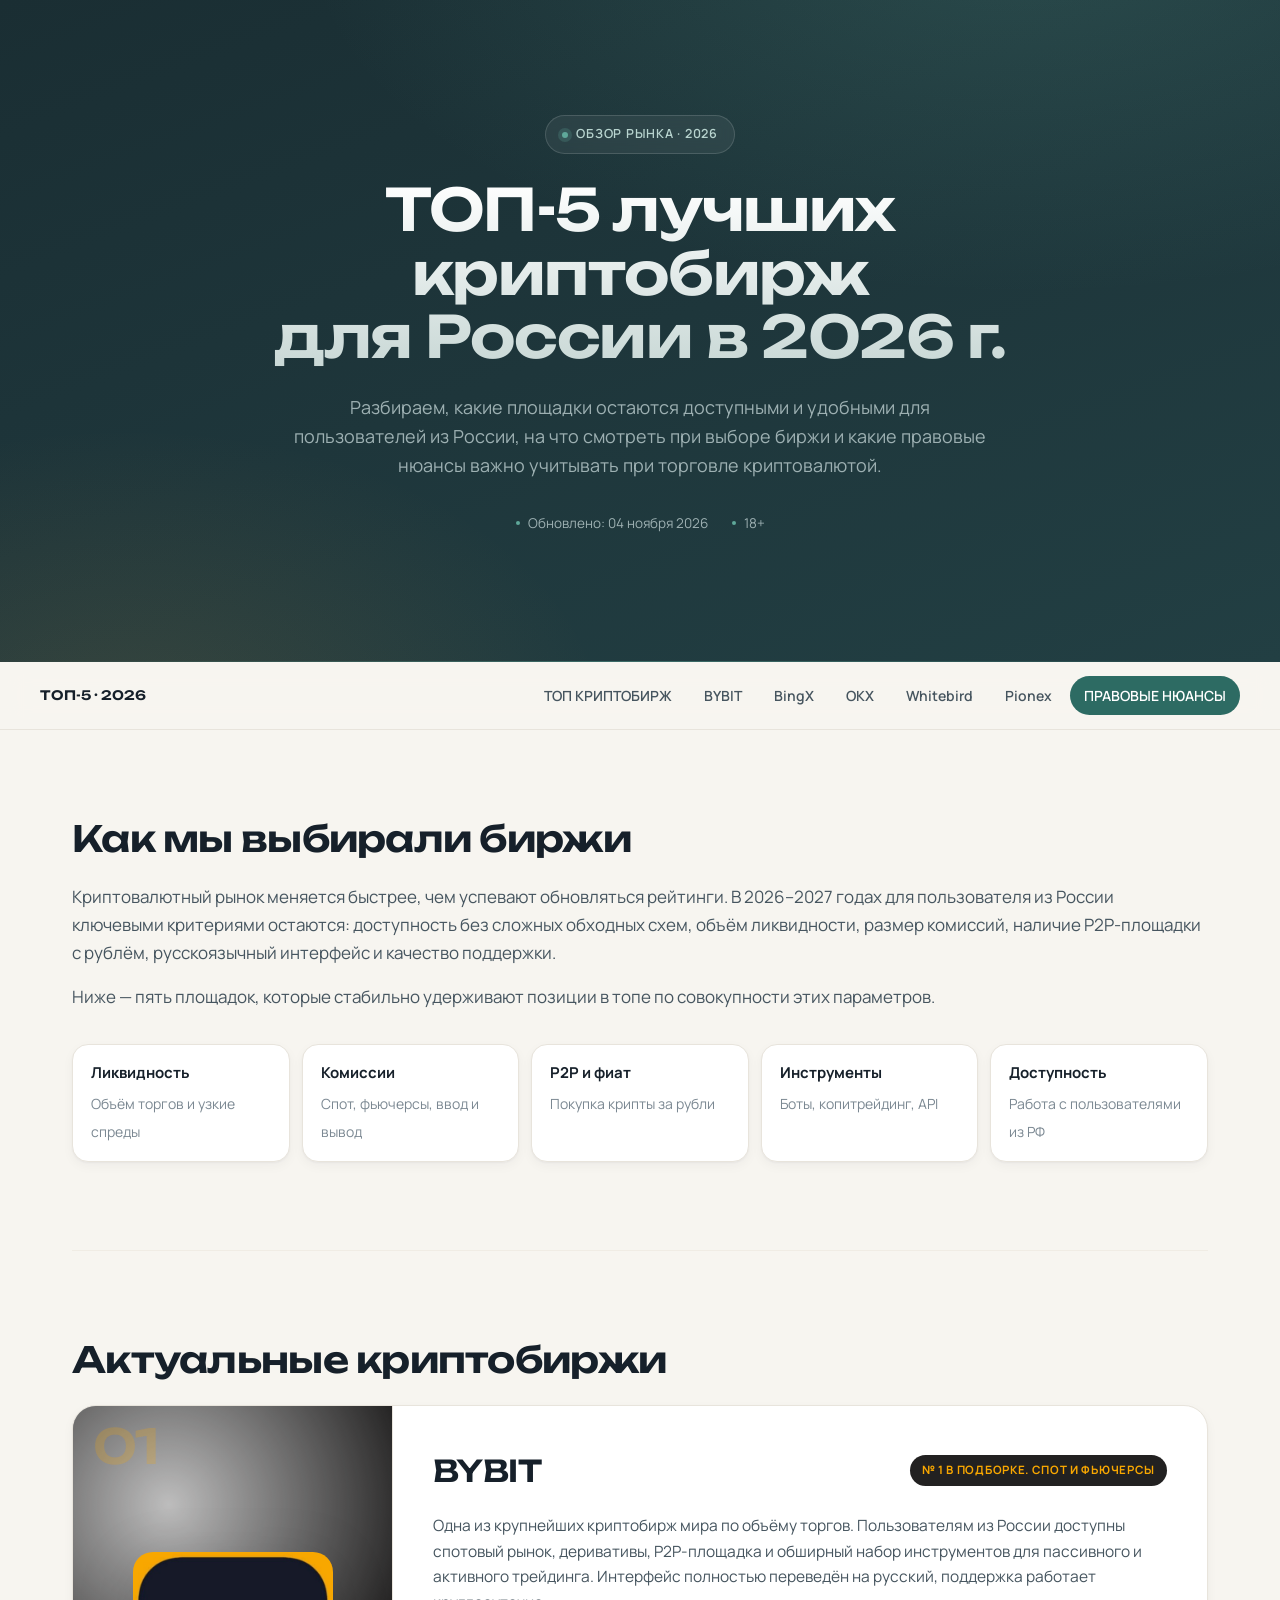
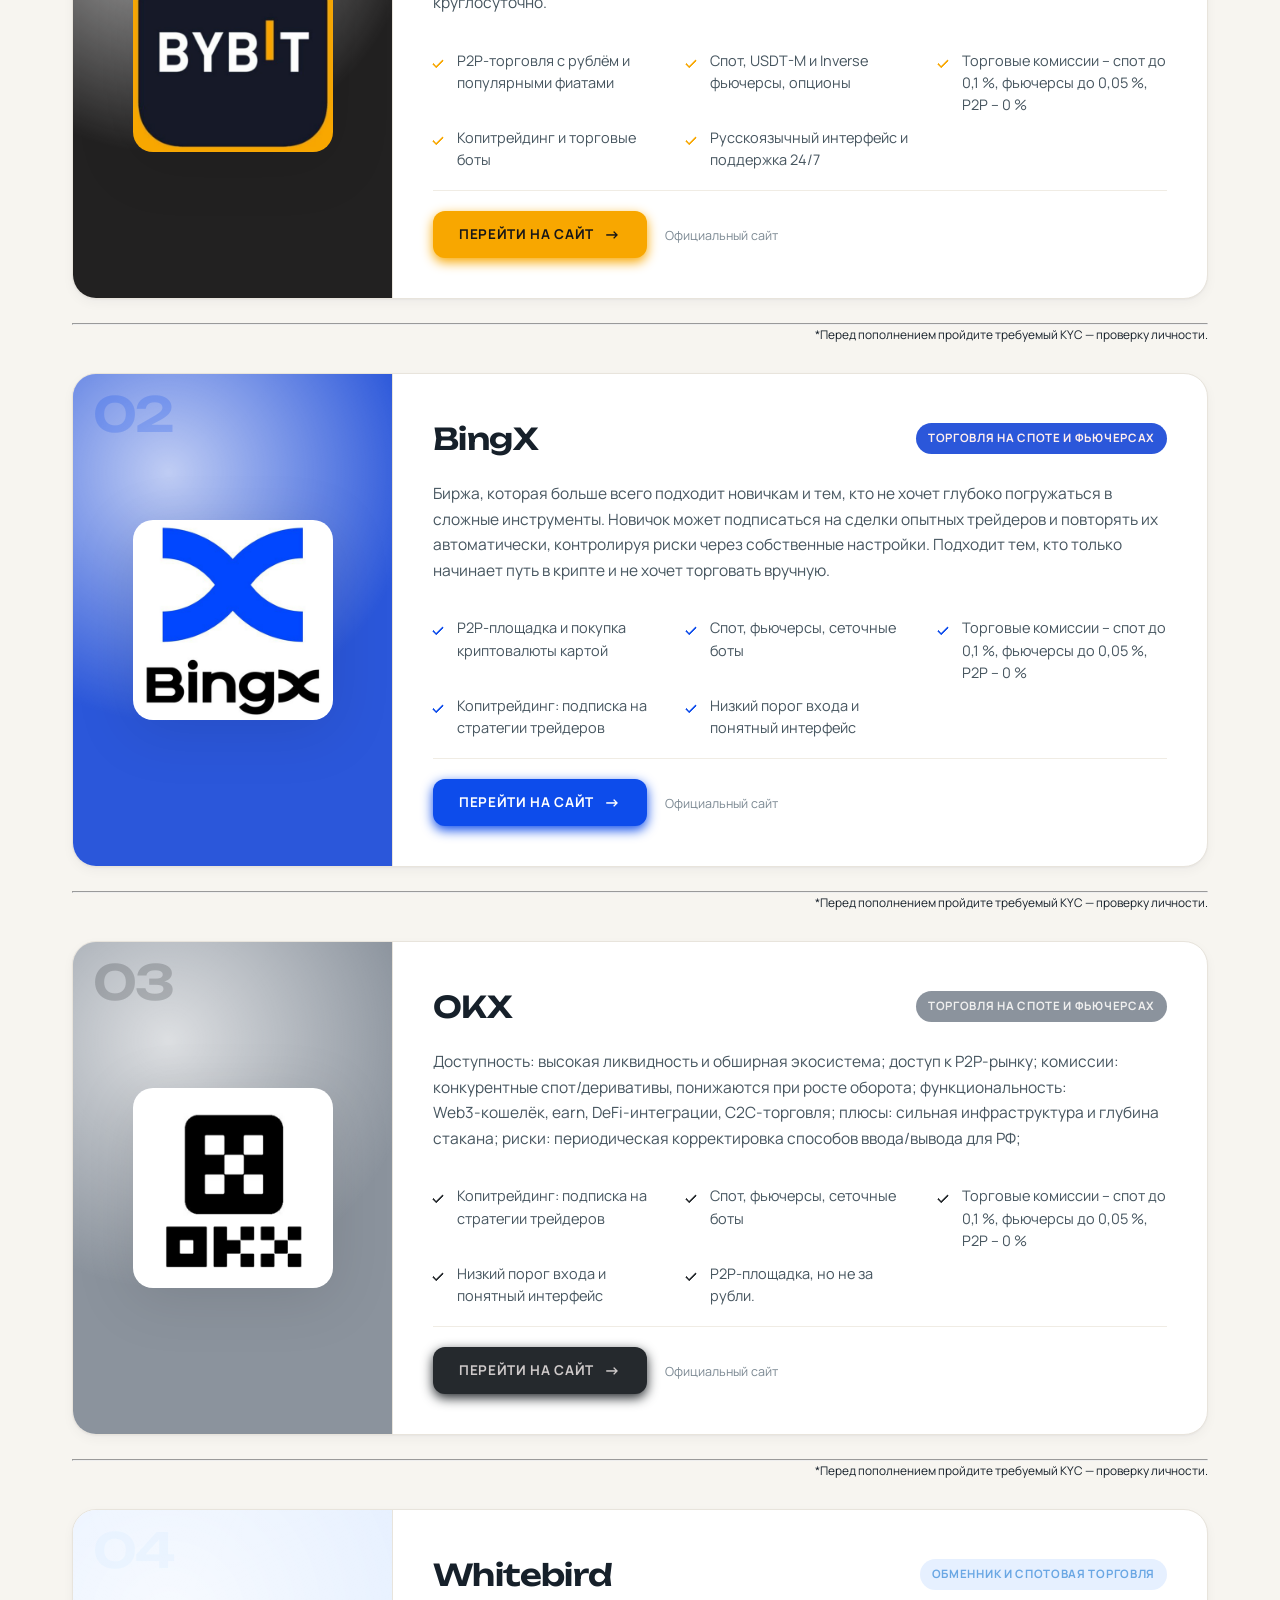
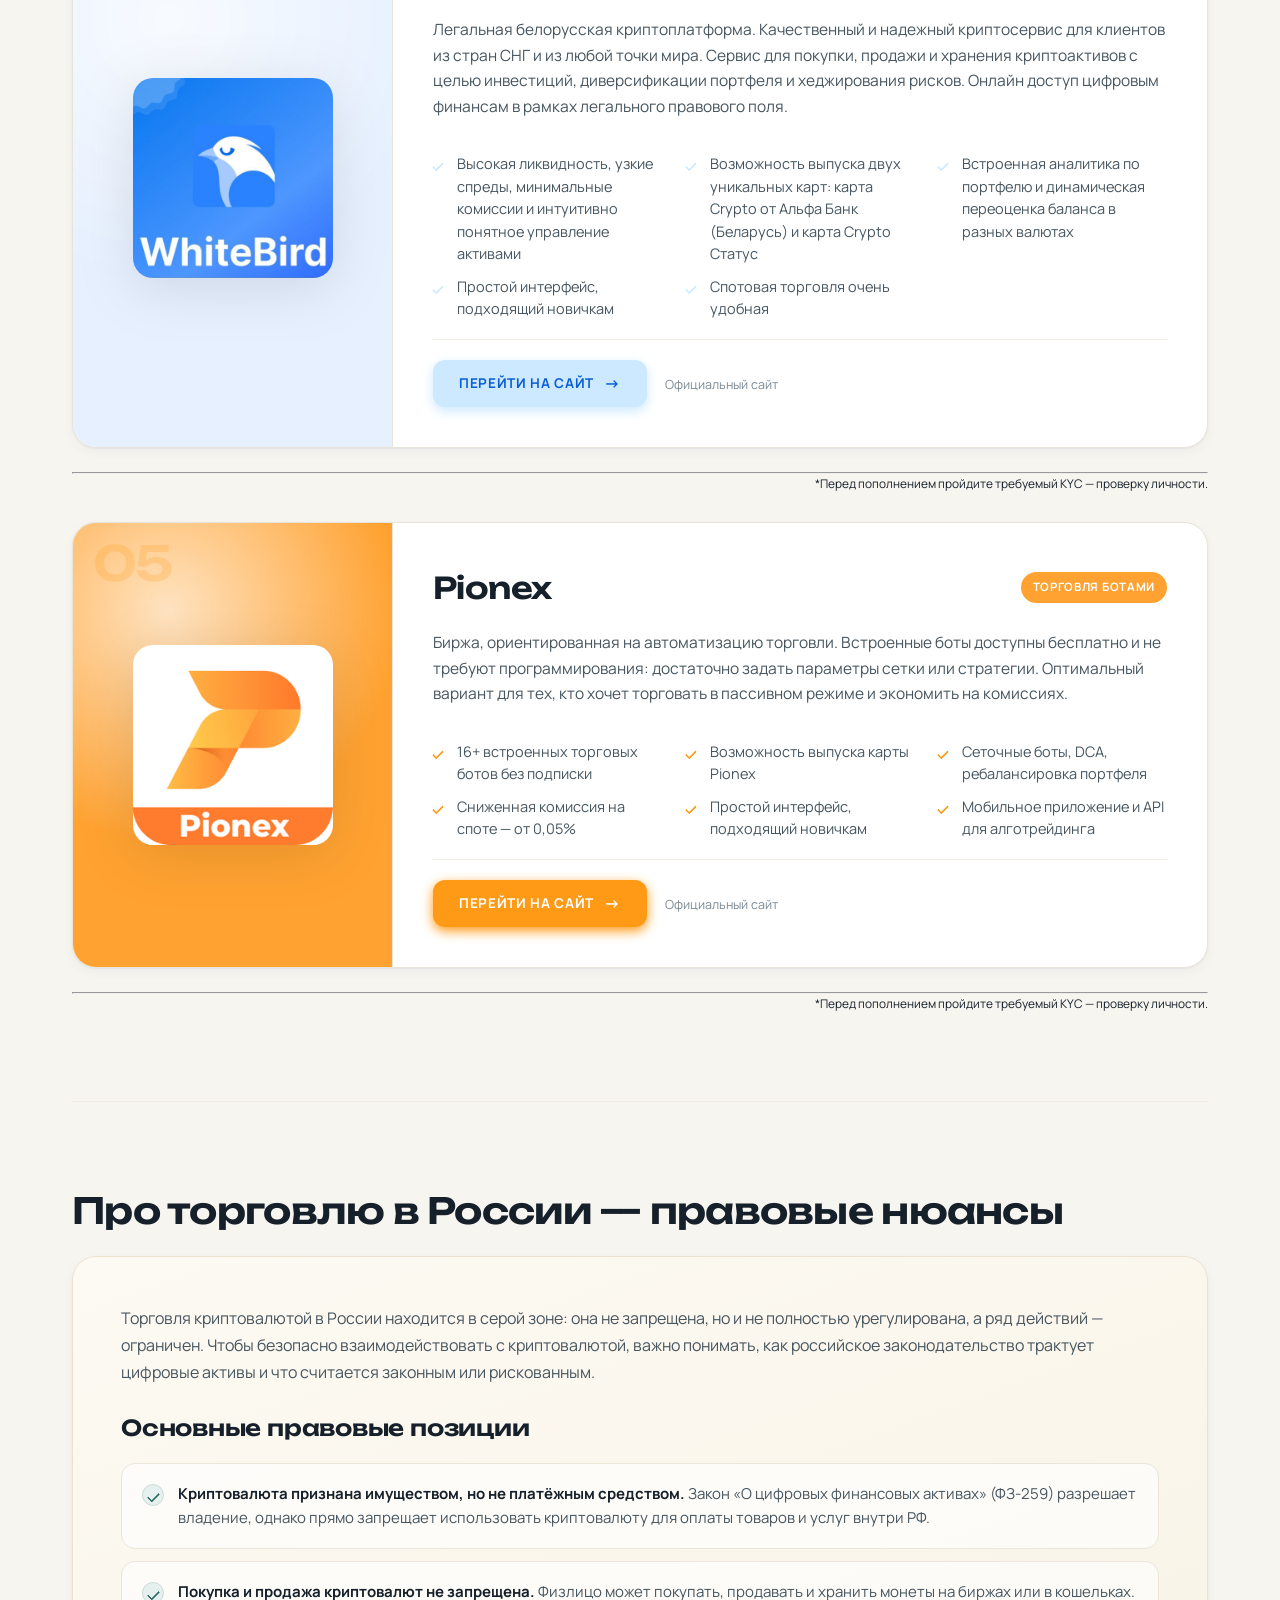
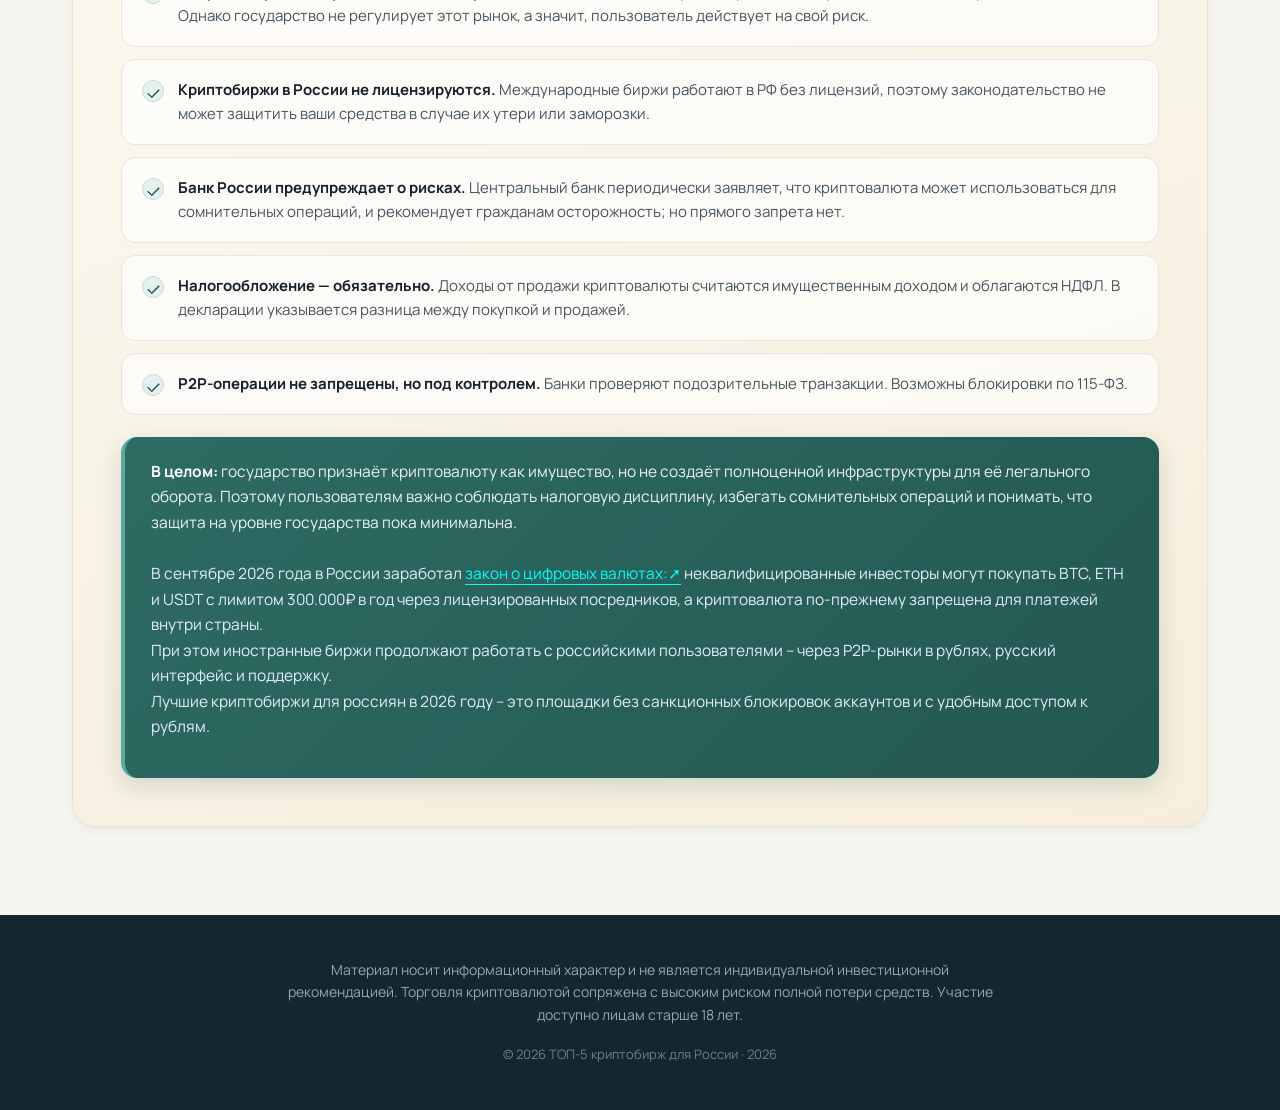
<file: index.html>
<!DOCTYPE html>
<html lang="ru">
  <head>
    <meta charset="UTF-8" />
    <meta
      name="viewport"
      content="width=device-width, initial-scale=1, viewport-fit=cover"
    />
    <meta name="theme-color" content="#1a2e33" />

    <!-- ======================= БАЗОВЫЕ SEO-МЕТАТЕГИ ======================= -->
    <title>ТОП-5 лучших криптобирж для России в 2026г.</title>
    <meta
      name="description"
      content="Обзор актуальных криптобирж для пользователей из России в 2026–2027 годах: BYBIT, BingX, OKX, Whitebird, Pionex. Условия, комиссии, возможности и правовые нюансы торговли криптовалютой в РФ."
    />
    <meta
      name="keywords"
      content="криптобиржи для России, BYBIT для россиян, BingX, OKX, Whitebird, Pionex, P2P криптовалюта рубли, торговля криптовалютой в России, правовые нюансы криптовалют, рейтинг криптобирж, лучшие криптобиржи, ТОП криптобирж в России, актуальные криптобиржи в России, купить USDT, купить биткоин в России, BTC, USDT, ETH, Лучшие криптобиржи, которые работают в России"
    />
    <meta name="author" content="akezhev" />

    <link rel="canonical" href="https://akezhev.github.io/Crypto-Review/" />

    <!-- ======================== Яндекс =============================== -->
    <meta name="yandex-verification" content="218ecb6cb4e6238c" />

    <!-- ======================= ИНДЕКСАЦИЯ ======================= -->
    <meta
      name="robots"
      content="index, follow, max-snippet:-1, max-image-preview:large, max-video-preview:-1"
    />
    <meta name="googlebot" content="index, follow" />
    <meta name="yandex" content="index, follow" />

    <!-- ======================= OPEN GRAPH ======================= -->
    <meta property="og:type" content="article" />
    <meta
      property="og:title"
      content="ТОП-5 лучших криптобирж для России в 2026–2027 гг."
    />
    <meta
      property="og:description"
      content="BYBIT, BingX, OKX, Whitebird, Pionex — обзор актуальных криптобирж и правовые нюансы торговли криптовалютой в России."
    />
    <meta
      property="og:url"
      content="https://akezhev.github.io/Crypto-Review/"
    />
    <meta
      property="og:image"
      content="https://akezhev.github.io/Crypto-Review/images/og-preview.png"
    />
    <meta property="og:image:type" content="image/png" />
    <meta property="og:image:width" content="1200" />
    <meta property="og:image:height" content="630" />
    <meta
      property="og:image:alt"
      content="ТОП-5 криптобирж для России в 2026–2027 гг."
    />
    <meta property="og:locale" content="ru_RU" />
    <meta property="og:site_name" content="ТОП-5 криптобирж · 2026–2027" />
    <meta
      property="article:published_time"
      content="2026-10-30T08:00:00+03:00"
    />
    <meta
      property="article:modified_time"
      content="2026-11-04T08:00:00+03:00"
    />
    <meta property="article:author" content="akezhev" />
    <meta property="article:section" content="Криптовалюты" />

    <!-- ======================= TWITTER / X CARDS ======================= -->
    <meta name="twitter:card" content="summary_large_image" />
    <meta
      name="twitter:title"
      content="ТОП-5 лучших криптобирж для России в 2026–2027 гг."
    />
    <meta
      name="twitter:description"
      content="BYBIT, BingX, OKX, Whitebird, Pionex — обзор актуальных криптобирж и правовые нюансы торговли криптовалютой в России."
    />
    <meta
      name="twitter:image"
      content="https://akezhev.github.io/Crypto-Review/images/og-preview.png"
    />
    <meta
      name="twitter:image:alt"
      content="ТОП-5 криптобирж для России в 2026–2027 гг."
    />

    <!-- ======================= МИКРОРАЗМЕТКА SCHEMA.ORG ======================= -->
    <script type="application/ld+json">
      {
        "@context": "https://schema.org",
        "@type": "Article",
        "headline": "ТОП-5 лучших криптобирж для России в 2026–2027 гг.",
        "description": "Обзор актуальных криптобирж для пользователей из России: BYBIT, BingX, OKX, Whitebird, Pionex. Правовые нюансы торговли криптовалютой.",
        "image": [
          "https://akezhev.github.io/Crypto-Review/images/og-preview.png"
        ],
        "author": {
          "@type": "Person",
          "name": "akezhev",
          "url": "https://akezhev.github.io/Crypto-Review/"
        },
        "publisher": {
          "@type": "Organization",
          "name": "ТОП-5 криптобирж · 2026–2027",
          "logo": {
            "@type": "ImageObject",
            "url": "https://akezhev.github.io/Crypto-Review/images/logo.png"
          }
        },
        "datePublished": "2026-10-30",
        "dateModified": "2026-11-04",
        "inLanguage": "ru",
        "articleSection": "Криптовалюты",
        "keywords": "криптобиржи для России, BYBIT, BingX, OKX, Whitebird, Pionex, P2P, правовые нюансы"
      }
    </script>

    <!-- ======================= ШРИФТЫ И СТИЛИ ======================= -->
    <link rel="preconnect" href="https://fonts.googleapis.com" />
    <link rel="preconnect" href="https://fonts.gstatic.com" crossorigin />
    <link
      href="https://fonts.googleapis.com/css2?family=Manrope:wght@400;500;600;700;800&family=Unbounded:wght@500;600;700&display=swap"
      rel="stylesheet"
    />

    <!-- ======================= базовые стили ====================== -->
    <link rel="stylesheet" href="style.css" />
    <link rel="stylesheet" href="standarts.css" />

    <!-- ======================== icon/favicon ====================== -->
    <link rel="icon" type="image/png" sizes="32x32" href="images/logo.png" />
    <link rel="icon" type="image/png" sizes="192x192" href="images/logo.png" />
    <link rel="apple-touch-icon" sizes="180x180" href="images/logo.png" />
  </head>
  <body>
    <div class="progress" id="progress" aria-hidden="true"></div>

    <!-- ================= HERO ================= -->
    <header class="hero">
      <div class="container hero__inner">
        <span class="badge">Обзор рынка · 2026</span>

        <h1 class="hero__title">
          ТОП-5 лучших криптобирж<br />
          для России в 2026&nbsp;г.
        </h1>

        <p class="hero__lead">
          Разбираем, какие площадки остаются доступными и удобными для
          пользователей из России, на что смотреть при выборе биржи и какие
          правовые нюансы важно учитывать при торговле криптовалютой.
        </p>

        <ul class="hero__meta">
          <li>Обновлено: 04 ноября 2026</li>
          <li>18+</li>
        </ul>
      </div>
    </header>

    <!-- ================= NAV ================= -->
    <nav class="topnav" aria-label="Навигация по статье">
      <div class="container topnav__inner">
        <span class="topnav__title">ТОП-5 · 2026</span>
        <ul class="topnav__list">
          <li><a href="#intro">ТОП КРИПТОБИРЖ</a></li>
          <li><a href="#bybit">BYBIT</a></li>
          <li><a href="#bingx">BingX</a></li>
          <li><a href="#okx">OKX</a></li>
          <li><a href="#whitebird">Whitebird</a></li>
          <li><a href="#pionex">Pionex</a></li>
          <li><a href="#legal">ПРАВОВЫЕ НЮАНСЫ</a></li>
        </ul>
      </div>
    </nav>

    <!-- ================= MAIN ================= -->
    <main>
      <div class="container">
        <!-- INTRO -->
        <section id="intro" class="section reveal">
          <h2 class="section__title">Как мы выбирали биржи</h2>
          <p>
            Криптовалютный рынок меняется быстрее, чем успевают обновляться
            рейтинги. В 2026–2027 годах для пользователя из России ключевыми
            критериями остаются: доступность без сложных обходных схем, объём
            ликвидности, размер комиссий, наличие P2P-площадки с рублём,
            русскоязычный интерфейс и качество поддержки.
          </p>
          <p>
            Ниже — пять площадок, которые стабильно удерживают позиции в топе по
            совокупности этих параметров.
          </p>

          <ul class="criteria">
            <li>
              <strong>Ликвидность</strong
              ><span>Объём торгов и узкие спреды</span>
            </li>
            <li>
              <strong>Комиссии</strong><span>Спот, фьючерсы, ввод и вывод</span>
            </li>
            <li>
              <strong>P2P и фиат</strong><span>Покупка крипты за рубли</span>
            </li>
            <li>
              <strong>Инструменты</strong><span>Боты, копитрейдинг, API</span>
            </li>
            <li>
              <strong>Доступность</strong
              ><span>Работа с пользователями из РФ</span>
            </li>
          </ul>
        </section>

        <!-- EXCHANGES -->
        <section class="section" id="exchanges">
          <h2 class="section__title">Актуальные криптобиржи</h2>

          <!-- BYBIT -->
          <article
            class="exchange reveal"
            id="bybit"
            style="
              --brand: #f8a700;
              --brand-soft: #222121;
              --brand-ink: #f8a700;
              --btn-text: #161617;
            "
          >
            <div class="exchange__media">
              <span class="exchange__num" aria-hidden="true">01</span>
              <img
                src="images/bybit.png"
                alt="Логотип криптобиржи BYBIT"
                loading="lazy"
                width="480"
                height="480"
              />
              <span class="exchange__placeholder" aria-hidden="true"
                >BYBIT</span
              >
            </div>

            <div class="exchange__body">
              <div class="exchange__head">
                <h3 class="exchange__title">BYBIT</h3>
                <span class="tag">№ 1 в подборке. Спот и фьючерсы</span>
              </div>

              <p class="exchange__desc">
                Одна из крупнейших криптобирж мира по объёму торгов.
                Пользователям из России доступны спотовый рынок, деривативы,
                P2P-площадка и обширный набор инструментов для пассивного и
                активного трейдинга. Интерфейс полностью переведён на русский,
                поддержка работает круглосуточно.
              </p>

              <ul class="features">
                <li>P2P-торговля с рублём и популярными фиатами</li>
                <li>Спот, USDT-M и Inverse фьючерсы, опционы</li>
                <li>
                  Торговые комиссии – спот до 0,1 %, фьючерсы до 0,05 %, P2P – 0
                  %
                </li>
                <li>Копитрейдинг и торговые боты</li>
                <li>Русскоязычный интерфейс и поддержка 24/7</li>
              </ul>

              <div class="exchange__footer">
                <a
                  class="btn"
                  href="https://www.bybit.com/invite?ref=460JR2&medium=referral&utm_campaign=evergreen&share_to=link"
                  data-ref="bybit"
                  target="_blank"
                  rel="noopener noreferrer nofollow sponsored"
                >
                  Перейти на сайт
                </a>
                <a
                  class="link_offical_site"
                  href="https://www.bybit.com/invite?ref=460JR2&medium=referral&utm_campaign=evergreen&share_to=link"
                  data-ref="bybit"
                  target="_blank"
                  rel="noopener noreferrer nofollow sponsored"
                  ><span class="note">Официальный сайт</span></a
                >
              </div>
            </div>
          </article>
          <hr />
          <div style="text-align: right; font-size: 0.7em">
            <span
              >*Перед пополнением пройдите требуемый KYC — проверку
              личности.</span
            >
          </div>
          <br />

          <!-- BingX -->
          <article
            class="exchange reveal"
            id="bingx"
            style="
              --brand: #0d4ceb;
              --brand-soft: #2b57da;
              --brand-ink: #ffeeee;
              --btn-text: #ffffff;
            "
          >
            <div class="exchange__media">
              <span class="exchange__num" aria-hidden="true">02</span>
              <img
                src="images/bingx.png"
                alt="Логотип криптобиржи BingX"
                loading="lazy"
                width="480"
                height="480"
              />
              <span class="exchange__placeholder" aria-hidden="true"
                >BingX</span
              >
            </div>

            <div class="exchange__body">
              <div class="exchange__head">
                <h3 class="exchange__title">BingX</h3>
                <span class="tag">Торговля на споте и фьючерсах</span>
              </div>

              <p class="exchange__desc">
                Биржа, которая больше всего подходит новичкам и тем, кто не
                хочет глубоко погружаться в сложные инструменты. Новичок может
                подписаться на сделки опытных трейдеров и повторять их
                автоматически, контролируя риски через собственные настройки.
                Подходит тем, кто только начинает путь в крипте и не хочет
                торговать вручную.
              </p>

              <ul class="features">
                <li>P2P-площадка и покупка криптовалюты картой</li>
                <li>Спот, фьючерсы, сеточные боты</li>
                <li>
                  Торговые комиссии – спот до 0,1 %, фьючерсы до 0,05 %, P2P – 0
                  %
                </li>
                <li>Копитрейдинг: подписка на стратегии трейдеров</li>
                <li>Низкий порог входа и понятный интерфейс</li>
              </ul>

              <div class="exchange__footer">
                <a
                  class="btn"
                  href="https://bingxdao.com/invite/PMY2YU/"
                  data-ref="bingx"
                  target="_blank"
                  rel="noopener noreferrer nofollow sponsored"
                >
                  Перейти на сайт
                </a>
                <a
                  class="link_offical_site"
                  href="https://bingxdao.com/invite/PMY2YU/"
                  data-ref="bingx"
                  target="_blank"
                  rel="noopener noreferrer nofollow sponsored"
                  ><span class="note">Официальный сайт</span></a
                >
              </div>
            </div>
          </article>
          <hr />
          <div style="text-align: right; font-size: 0.7em">
            <span
              >*Перед пополнением пройдите требуемый KYC — проверку
              личности.</span
            >
          </div>
          <br />

          <!-- OKX -->
          <article
            class="exchange reveal"
            id="okx"
            style="
              --brand: #25292d;
              --brand-soft: #8b939d;
              --brand-ink: #efefef;
              --btn-text: #cfcaca;
            "
          >
            <div class="exchange__media">
              <span class="exchange__num" aria-hidden="true">03</span>
              <img
                src="images/okx.png"
                alt="Логотип криптобиржи OKX"
                loading="lazy"
                width="480"
                height="480"
              />
              <span class="exchange__placeholder" aria-hidden="true">OKX</span>
            </div>

            <div class="exchange__body">
              <div class="exchange__head">
                <h3 class="exchange__title">OKX</h3>
                <span class="tag">Торговля на споте и фьючерсах</span>
              </div>

              <p class="exchange__desc">
                Доступность: высокая ликвидность и обширная экосистема; доступ к
                P2P‑рынку; комиссии: конкурентные спот/деривативы, понижаются
                при росте оборота; функциональность: Web3‑кошелёк, earn,
                DeFi‑интеграции, C2C‑торговля; плюсы: сильная инфраструктура и
                глубина стакана; риски: периодическая корректировка способов
                ввода/вывода для РФ;
              </p>

              <ul class="features">
                <li>Копитрейдинг: подписка на стратегии трейдеров</li>
                <li>Спот, фьючерсы, сеточные боты</li>
                <li>
                  Торговые комиссии – спот до 0,1 %, фьючерсы до 0,05 %, P2P – 0
                  %
                </li>
                <li>Низкий порог входа и понятный интерфейс</li>
                <li>P2P-площадка, но не за рубли.</li>
              </ul>

              <div class="exchange__footer">
                <a
                  class="btn"
                  href="https://www.okx.com/ru/download?pageSource=referral&channelId=vcrypto&first_ref=cryptop.online&deeplink=okx%3A%2F%2Fminiapp%3Fappid%3Dreferral%26pageurl%3D%252Freferral%252Fhome%26dragToDismiss%3D1%26requireauth%3D1%26openMiniProgramStyle%3D1"
                  data-ref="okx"
                  target="_blank"
                  rel="noopener noreferrer nofollow sponsored"
                >
                  Перейти на сайт
                </a>
                <a
                  class="link_offical_site"
                  href="https://www.okx.com/ru/download?pageSource=referral&channelId=vcrypto&first_ref=cryptop.online&deeplink=okx%3A%2F%2Fminiapp%3Fappid%3Dreferral%26pageurl%3D%252Freferral%252Fhome%26dragToDismiss%3D1%26requireauth%3D1%26openMiniProgramStyle%3D1"
                  data-ref="okx"
                  target="_blank"
                  rel="noopener noreferrer nofollow sponsored"
                  ><span class="note">Официальный сайт</span></a
                >
              </div>
            </div>
          </article>
          <hr />
          <div style="text-align: right; font-size: 0.7em">
            <span
              >*Перед пополнением пройдите требуемый KYC — проверку
              личности.</span
            >
          </div>
          <br />

          <!-- Whitebird -->
          <article
            class="exchange reveal"
            id="whitebird"
            style="
              --brand: #cde9ff;
              --brand-soft: #e6f0ff;
              --brand-ink: #6aa7e4;
              --btn-text: #095ed5;
            "
          >
            <div class="exchange__media">
              <span class="exchange__num" aria-hidden="true">04</span>
              <img
                src="images/whitebird.png"
                alt="Логотип криптобиржи Whitebird"
                loading="lazy"
                width="480"
                height="480"
              />
              <span class="exchange__placeholder" aria-hidden="true"
                >Whitebird</span
              >
            </div>

            <div class="exchange__body">
              <div class="exchange__head">
                <h3 class="exchange__title">Whitebird</h3>
                <span class="tag">Обменник и спотовая торговля</span>
              </div>

              <p class="exchange__desc">
                Легальная белорусская криптоплатформа. Качественный и надежный
                криптосервис для клиентов из стран СНГ и из любой точки мира.
                Сервис для покупки, продажи и хранения криптоактивов c целью
                инвестиций, диверсификации портфеля и хеджирования рисков.
                Онлайн доступ цифровым финансам в рамках легального правового
                поля.
              </p>

              <ul class="features">
                <li>
                  Высокая ликвидность, узкие спреды, минимальные комиссии и
                  интуитивно понятное управление активами
                </li>
                <li>
                  Возможность выпуска двух уникальных карт: карта Crypto от
                  Альфа Банк (Беларусь) и карта Crypto Статус
                </li>
                <li>
                  Встроенная аналитика по портфелю и динамическая переоценка
                  баланса в разных валютах
                </li>
                <li>Простой интерфейс, подходящий новичкам</li>
                <li>Спотовая торговля очень удобная</li>
              </ul>

              <div class="exchange__footer">
                <a
                  class="btn"
                  href="https://whitebird.io/signup?refid=DoiV8rdtBWJiGQ"
                  data-ref="whitebird"
                  target="_blank"
                  rel="noopener noreferrer nofollow sponsored"
                >
                  Перейти на сайт
                </a>
                <a
                  class="link_offical_site"
                  href="https://whitebird.io/signup?refid=DoiV8rdtBWJiGQ"
                  data-ref="whitebird"
                  target="_blank"
                  rel="noopener noreferrer nofollow sponsored"
                  ><span class="note">Официальный сайт</span></a
                >
              </div>
            </div>
          </article>
          <hr />
          <div style="text-align: right; font-size: 0.7em">
            <span
              >*Перед пополнением пройдите требуемый KYC — проверку
              личности.</span
            >
          </div>
          <br />

          <!-- Pionex -->
          <article
            class="exchange reveal"
            id="pionex"
            style="
              --brand: #ff9a16;
              --brand-soft: #ffa231;
              --brand-ink: #ffffff;
              --btn-text: #ffffff;
            "
          >
            <div class="exchange__media">
              <span class="exchange__num" aria-hidden="true">05</span>
              <img
                src="images/pionex.png"
                alt="Логотип криптобиржи Pionex"
                loading="lazy"
                width="480"
                height="480"
              />
              <span class="exchange__placeholder" aria-hidden="true"
                >Pionex</span
              >
            </div>

            <div class="exchange__body">
              <div class="exchange__head">
                <h3 class="exchange__title">Pionex</h3>
                <span class="tag">Торговля ботами</span>
              </div>

              <p class="exchange__desc">
                Биржа, ориентированная на автоматизацию торговли. Встроенные
                боты доступны бесплатно и не требуют программирования:
                достаточно задать параметры сетки или стратегии. Оптимальный
                вариант для тех, кто хочет торговать в пассивном режиме и
                экономить на комиссиях.
              </p>

              <ul class="features">
                <li>16+ встроенных торговых ботов без подписки</li>
                <li>Возможность выпуска карты Pionex</li>
                <li>Сеточные боты, DCA, ребалансировка портфеля</li>
                <li>Сниженная комиссия на споте — от 0,05%</li>
                <li>Простой интерфейс, подходящий новичкам</li>
                <li>Мобильное приложение и API для алготрейдинга</li>
              </ul>

              <div class="exchange__footer">
                <a
                  class="btn"
                  href="https://accounts.pionex.com/ru/signUp?r=08uCq3BCqWP"
                  data-ref="pionex"
                  target="_blank"
                  rel="noopener noreferrer nofollow sponsored"
                >
                  Перейти на сайт
                </a>
                <a
                  class="link_offical_site"
                  href="https://accounts.pionex.com/ru/signUp?r=08uCq3BCqWP"
                  data-ref="pionex"
                  target="_blank"
                  rel="noopener noreferrer nofollow sponsored"
                  ><span class="note">Официальный сайт</span></a
                >
              </div>
            </div>
          </article>
          <hr />
          <div style="text-align: right; font-size: 0.7em">
            <span
              >*Перед пополнением пройдите требуемый KYC — проверку
              личности.</span
            >
          </div>
        </section>

        <!-- LEGAL -->
        <section class="section reveal" id="legal">
          <h2 class="section__title">
            Про торговлю в России — правовые нюансы
          </h2>

          <div class="legal-box">
            <p class="legal__intro">
              Торговля криптовалютой в России находится в серой зоне: она не
              запрещена, но и не полностью урегулирована, а ряд действий —
              ограничен. Чтобы безопасно взаимодействовать с криптовалютой,
              важно понимать, как российское законодательство трактует цифровые
              активы и что считается законным или рискованным.
            </p>

            <h3 class="legal__subtitle">Основные правовые позиции</h3>

            <ul class="legal__list">
              <li>
                <strong
                  >Криптовалюта признана имуществом, но не платёжным
                  средством.</strong
                >
                Закон «О цифровых финансовых активах» (ФЗ-259) разрешает
                владение, однако прямо запрещает использовать криптовалюту для
                оплаты товаров и услуг внутри РФ.
              </li>
              <li>
                <strong>Покупка и продажа криптовалют не запрещена.</strong>
                Физлицо может покупать, продавать и хранить монеты на биржах или
                в кошельках. Однако государство не регулирует этот рынок, а
                значит, пользователь действует на свой риск.
              </li>
              <li>
                <strong>Криптобиржи в России не лицензируются.</strong>
                Международные биржи работают в РФ без лицензий, поэтому
                законодательство не может защитить ваши средства в случае их
                утери или заморозки.
              </li>
              <li>
                <strong>Банк России предупреждает о рисках.</strong>
                Центральный банк периодически заявляет, что криптовалюта может
                использоваться для сомнительных операций, и рекомендует
                гражданам осторожность; но прямого запрета нет.
              </li>
              <li>
                <strong>Налогообложение — обязательно.</strong>
                Доходы от продажи криптовалюты считаются имущественным доходом и
                облагаются НДФЛ. В декларации указывается разница между покупкой
                и продажей.
              </li>
              <li>
                <strong>P2P-операции не запрещены, но под контролем.</strong>
                Банки проверяют подозрительные транзакции. Возможны блокировки
                по 115-ФЗ.
              </li>
            </ul>

            <div class="callout">
              <strong>В целом:</strong> государство признаёт криптовалюту как
              имущество, но не создаёт полноценной инфраструктуры для её
              легального оборота. Поэтому пользователям важно соблюдать
              налоговую дисциплину, избегать сомнительных операций и понимать,
              что защита на уровне государства пока минимальна.
              <br />
              <br />
              <p style="color: #e3edf9">
                В сентябре 2026 года в России заработал
                <a
                  class="link_law_on_digital_currencies"
                  href="https://sozd.duma.gov.ru/bill/1194918-8"
                  target="_blank"
                  rel="noopener noreferrer nofollow sponsored"
                  >закон о цифровых валютах:➚</a
                >
                неквалифицированные инвесторы могут покупать BTC, ETH и USDT с
                лимитом 300.000₽ в год через лицензированных посредников, а
                криптовалюта по-прежнему запрещена для платежей внутри страны.
                <br />При этом иностранные биржи продолжают работать с
                российскими пользователями – через P2P-рынки в рублях, русский
                интерфейс и поддержку. <br />Лучшие криптобиржи для россиян в
                2026 году – это площадки без санкционных блокировок аккаунтов и
                с удобным доступом к рублям.
              </p>
            </div>
          </div>
        </section>
      </div>
    </main>

    <!-- ================= FOOTER ================= -->
    <footer class="footer">
      <div class="container">
        <p class="footer__disclaimer">
          Материал носит информационный характер и не является индивидуальной
          инвестиционной рекомендацией. Торговля криптовалютой сопряжена с
          высоким риском полной потери средств. Участие доступно лицам старше 18
          лет.
        </p>
        <p class="footer__copy">
          © <span id="year">2026</span> ТОП-5 криптобирж для России · 2026
        </p>
      </div>
    </footer>

    <button class="to-top" id="toTop" aria-label="Наверх">
      <svg
        width="20"
        height="20"
        viewBox="0 0 24 24"
        fill="none"
        stroke="currentColor"
        stroke-width="2.5"
        stroke-linecap="round"
        stroke-linejoin="round"
        aria-hidden="true"
      >
        <path d="M12 19V5M5 12l7-7 7 7" />
      </svg>
    </button>

    <script src="script.js" defer></script>
  </body>
</html>
</file>
<file: style.css>
/* =========================================================
   1. RESET & ПЕРЕМЕННЫЕ
   ========================================================= */
*,
*::before,
*::after {
  box-sizing: border-box;
}
* {
  margin: 0;
}

:root {
  --bg: #f7f5f0;
  --surface: #ffffff;
  --surface-alt: #fbf9f4;
  --ink: #16202a;
  --ink-soft: #46555f;
  --muted: #7b8892;
  --line: #e8e4dc;
  --line-soft: #f0ece4;

  --accent: #2d6b63;
  --accent-hover: #245752;
  --accent-soft: #e6f0ee;
  --gold: #b98a45;

  --hero-ink: #eef4f3;
  --hero-muted: #9db0b2;

  --radius-lg: 24px;
  --radius-md: 16px;
  --radius-sm: 10px;

  --shadow-sm: 0 1px 2px rgba(22, 32, 42, 0.04),
    0 4px 12px rgba(22, 32, 42, 0.04);
  --shadow-md: 0 4px 16px rgba(22, 32, 42, 0.06),
    0 16px 40px rgba(22, 32, 42, 0.06);
  --shadow-lg: 0 8px 24px rgba(22, 32, 42, 0.08),
    0 28px 64px rgba(22, 32, 42, 0.1);

  --font-sans: "Manrope", system-ui, -apple-system, "Segoe UI", Roboto,
    sans-serif;
  --font-display: "Unbounded", "Manrope", system-ui, sans-serif;

  /* Горизонтальные отступы контейнера */
  --gutter: clamp(16px, 4vw, 32px);
  /* Безопасные зоны для iPhone с «чёлкой» */
  --safe-left: env(safe-area-inset-left, 0px);
  --safe-right: env(safe-area-inset-right, 0px);
  --safe-top: env(safe-area-inset-top, 0px);
  --safe-bottom: env(safe-area-inset-bottom, 0px);
}

html {
  scroll-behavior: smooth;
  -webkit-text-size-adjust: 100%;
  text-size-adjust: 100%;
  /* ✅ Безопасная защита от горизонтального переполнения.
        clip не создаёт scroll-контейнер, поэтому sticky-нав не ломается. */
  overflow-x: hidden;
  overflow-x: clip;
}
@media (prefers-reduced-motion: reduce) {
  html {
    scroll-behavior: auto;
  }
}

body {
  font-family: var(--font-sans);
  font-size: 17px;
  line-height: 1.65;
  color: var(--ink);
  background: var(--bg);
  -webkit-font-smoothing: antialiased;
  -moz-osx-font-smoothing: grayscale;
  text-rendering: optimizeLegibility;
  -webkit-tap-highlight-color: transparent;
}

img {
  max-width: 100%;
  height: auto;
  display: block;
}
a {
  color: inherit;
  text-decoration: none;
}
a:hover {
  cursor: pointer;
}
button {
  font: inherit;
}
ul {
  min-width: 0;
}
p {
  overflow-wrap: break-word;
}

[id] {
  scroll-margin-top: 90px;
}

/* ✅ Контейнер с учётом safe-area на iPhone (ландшафт) */
.container {
  width: 100%;
  max-width: 1200px;
  margin: 0 auto;
  padding-left: max(var(--gutter), var(--safe-left));
  padding-right: max(var(--gutter), var(--safe-right));
}

/* =========================================================
      2. PROGRESS BAR
      ========================================================= */
.progress {
  position: fixed;
  top: 0;
  left: 0;
  height: 3px;
  width: 0%;
  background: linear-gradient(90deg, var(--accent) 0%, #5fa89a 100%);
  z-index: 100;
  transition: width 0.12s linear;
}

/* =========================================================
      3. HERO
      ========================================================= */
.hero {
  position: relative;
  overflow: hidden;
  padding: calc(var(--safe-top) + clamp(56px, 9vw, 120px)) 0
    clamp(64px, 10vw, 132px);
  color: var(--hero-ink);
  text-align: center;
  background: radial-gradient(
      1200px 600px at 80% -10%,
      rgba(95, 168, 154, 0.2),
      transparent 60%
    ),
    radial-gradient(
      800px 500px at 10% 110%,
      rgba(200, 147, 66, 0.14),
      transparent 60%
    ),
    linear-gradient(160deg, #1a2e33 0%, #1e363b 50%, #223f43 100%);
}
.hero::after {
  content: "";
  position: absolute;
  left: 0;
  right: 0;
  bottom: 0;
  height: 1px;
  background: linear-gradient(
    90deg,
    transparent,
    rgba(95, 168, 154, 0.45),
    transparent
  );
}
.hero__inner {
  position: relative;
  z-index: 1;
}

.badge {
  display: inline-flex;
  align-items: center;
  gap: 8px;
  padding: 8px 16px;
  max-width: 100%;
  border-radius: 999px;
  font-size: 12.5px;
  font-weight: 600;
  letter-spacing: 0.06em;
  text-transform: uppercase;
  color: #b8d4cf;
  background: rgba(255, 255, 255, 0.06);
  border: 1px solid rgba(255, 255, 255, 0.14);
  backdrop-filter: blur(6px);
  -webkit-backdrop-filter: blur(6px);
  white-space: nowrap;
}
.badge::before {
  content: "";
  flex: 0 0 auto;
  width: 6px;
  height: 6px;
  border-radius: 50%;
  background: #5fa89a;
  box-shadow: 0 0 0 4px rgba(95, 168, 154, 0.22);
}

.hero__title {
  max-width: 920px;
  margin: 24px auto 24px;
  font-family: var(--font-display);
  font-size: clamp(26px, 5.2vw, 58px);
  font-weight: 600;
  line-height: 1.1;
  letter-spacing: -0.025em;
  background: linear-gradient(180deg, #ffffff 0%, #b8ccc9 130%);
  -webkit-background-clip: text;
  background-clip: text;
  color: transparent;
  /* ✅ Длинные слова не выйдут за пределы экрана */
  overflow-wrap: anywhere;
  word-break: break-word;
}

.hero__lead {
  max-width: 700px;
  margin: 0 auto;
  font-size: clamp(15px, 1.8vw, 18px);
  line-height: 1.6;
  color: var(--hero-muted);
}

.hero__meta {
  display: flex;
  flex-wrap: wrap;
  justify-content: center;
  gap: 10px 24px;
  margin: 32px 0 0;
  padding: 0;
  list-style: none;
  font-size: 13.5px;
  color: var(--hero-muted);
}
.hero__meta li {
  display: inline-flex;
  align-items: center;
  gap: 8px;
}
.hero__meta li::before {
  content: "";
  width: 4px;
  height: 4px;
  border-radius: 50%;
  background: #5fa89a;
}

/* =========================================================
      4. STICKY NAV
      ========================================================= */
.topnav {
  position: sticky;
  top: 0;
  z-index: 50;
  background: rgba(247, 245, 240, 0.86);
  backdrop-filter: saturate(180%) blur(14px);
  -webkit-backdrop-filter: saturate(180%) blur(14px);
  border-bottom: 1px solid var(--line);
}
.topnav__inner {
  display: flex;
  align-items: center;
  justify-content: space-between;
  gap: 24px;
  padding: 14px 0;
  overflow-x: auto;
  overflow-y: hidden;
  scrollbar-width: none;
  -webkit-overflow-scrolling: touch;
}
.topnav__inner::-webkit-scrollbar {
  display: none;
}

.topnav__title {
  font-family: var(--font-display);
  font-size: 13px;
  font-weight: 600;
  color: var(--ink);
  white-space: nowrap;
  flex: 0 0 auto;
}

.topnav__list {
  display: flex;
  gap: 4px;
  margin: 0;
  padding: 0;
  list-style: none;
  flex: 0 0 auto;
}
.topnav__list a {
  display: block;
  padding: 8px 14px;
  border-radius: 999px;
  font-size: 14px;
  font-weight: 600;
  color: var(--ink-soft);
  text-decoration: none;
  white-space: nowrap;
  transition: background 0.2s ease, color 0.2s ease;
}
.topnav__list a:hover {
  background: var(--accent-soft);
  color: var(--accent);
}
.topnav__list a.is-active {
  background: var(--accent);
  color: #fff;
}

/* =========================================================
      5. СЕКЦИИ
      ========================================================= */
.section {
  padding: clamp(40px, 8vw, 88px) 0;
  border-bottom: 1px solid var(--line-soft);
}
.section:last-child {
  border-bottom: none;
}

.section__title {
  font-family: var(--font-display);
  font-size: clamp(22px, 3.4vw, 36px);
  font-weight: 600;
  line-height: 1.15;
  letter-spacing: -0.02em;
  margin-bottom: 24px;
  color: var(--ink);
  overflow-wrap: break-word;
}

.section p {
  max-width: auto;
  margin-bottom: 16px;
  color: var(--ink-soft);
}

/* =========================================================
      6. КРИТЕРИИ
      ========================================================= */
.criteria {
  display: grid;
  grid-template-columns: repeat(auto-fit, minmax(min(100%, 200px), 1fr));
  gap: 12px;
  margin: 32px 0 0;
  padding: 0;
  list-style: none;
}
.criteria li {
  padding: 16px 18px;
  background: var(--surface);
  border: 1px solid var(--line);
  border-radius: var(--radius-md);
  box-shadow: var(--shadow-sm);
  transition: transform 0.25s ease, box-shadow 0.25s ease,
    border-color 0.25s ease;
}
.criteria li:hover {
  transform: translateY(-2px);
  box-shadow: var(--shadow-md);
  border-color: #d8d2c6;
}
.criteria strong {
  display: block;
  margin-bottom: 4px;
  font-size: 15px;
  font-weight: 700;
  color: var(--ink);
}
.criteria span {
  font-size: 14px;
  color: var(--muted);
}

/* =========================================================
      7. КАРТОЧКИ БИРЖ
      ========================================================= */
.exchange {
  display: grid;
  grid-template-columns: 320px minmax(0, 1fr);
  margin-bottom: 24px;
  background: var(--surface);
  border: 1px solid var(--line);
  border-radius: var(--radius-lg);
  overflow: hidden;
  box-shadow: var(--shadow-sm);
  transition: box-shadow 0.3s ease, transform 0.3s ease, border-color 0.3s ease;
}
.exchange:last-child {
  margin-bottom: 0;
}

/* hover только на устройствах с настоящим курсором */
@media (hover: hover) {
  .exchange:hover {
    transform: translateY(-2px);
    box-shadow: var(--shadow-lg);
    border-color: #d8d2c6;
  }
}

.exchange__media {
  position: relative;
  display: flex;
  align-items: center;
  justify-content: center;
  min-height: 300px;
  padding: 32px;
  background: radial-gradient(
      circle at 30% 20%,
      rgba(255, 255, 255, 0.7),
      transparent 55%
    ),
    var(--brand-soft, var(--surface-alt));
  border-right: 1px solid var(--line);
  overflow: hidden;
}
.exchange__num {
  position: absolute;
  top: 16px;
  left: 20px;
  font-family: var(--font-display);
  font-size: 48px;
  font-weight: 600;
  line-height: 1;
  letter-spacing: -0.05em;
  color: var(--brand, var(--accent));
  opacity: 0.22;
  pointer-events: none;
  user-select: none;
}
.exchange__media img {
  position: relative;
  z-index: 1;
  width: 100%;
  max-width: 200px;
  border-radius: 20px;
  filter: drop-shadow(0 10px 28px rgba(0, 0, 0, 0.1));
  transition: transform 0.4s cubic-bezier(0.16, 1, 0.3, 1);
}
@media (hover: hover) {
  .exchange:hover .exchange__media img {
    transform: scale(1.03);
  }
}

.exchange__placeholder {
  display: none;
  align-items: center;
  justify-content: center;
  width: 100%;
  max-width: 200px;
  aspect-ratio: 1;
  border-radius: 24px;
  font-family: var(--font-display);
  font-size: 22px;
  font-weight: 700;
  color: var(--brand, var(--accent));
  background: var(--surface);
  border: 2px dashed var(--brand, var(--accent));
  box-shadow: var(--shadow-sm);
}
.exchange__media.is-empty img {
  display: none;
}
.exchange__media.is-empty .exchange__placeholder {
  display: flex;
}

.exchange__body {
  display: flex;
  flex-direction: column;
  gap: 18px;
  padding: clamp(20px, 4vw, 40px);
  min-width: 0; /* защита от overflow во flex/grid */
}

.exchange__head {
  display: flex;
  flex-wrap: wrap;
  align-items: center;
  justify-content: space-between;
  gap: 10px 16px;
}
.exchange__title {
  font-family: var(--font-display);
  font-size: clamp(20px, 3vw, 30px);
  font-weight: 600;
  letter-spacing: -0.02em;
  color: var(--ink);
  overflow-wrap: break-word;
}
.tag {
  display: inline-flex;
  align-items: center;
  padding: 6px 12px;
  border-radius: 999px;
  font-size: 11.5px;
  font-weight: 700;
  letter-spacing: 0.06em;
  text-transform: uppercase;
  color: var(--brand-ink, var(--accent));
  background: var(--brand-soft, var(--accent-soft));
  white-space: nowrap;
  max-width: 100%;
}

.exchange__desc {
  color: var(--ink-soft);
  font-size: 15.5px;
  line-height: 1.65;
}

.features {
  display: grid;
  grid-template-columns: repeat(auto-fit, minmax(min(100%, 220px), 1fr));
  gap: 10px 24px;
  padding: 0;
  list-style: none;
}
.features li {
  position: relative;
  padding-left: 24px;
  font-size: 14.5px;
  line-height: 1.55;
  color: var(--ink-soft);
  overflow-wrap: break-word;
}
.features li::before {
  content: "";
  position: absolute;
  left: 2px;
  top: 7px;
  width: 6px;
  height: 11px;
  border-right: 2px solid var(--brand, var(--accent));
  border-bottom: 2px solid var(--brand, var(--accent));
  transform: rotate(45deg);
  border-radius: 1px;
}

.exchange__footer {
  display: flex;
  flex-wrap: wrap;
  align-items: center;
  gap: 12px 18px;
  margin-top: auto;
  padding-top: 20px;
  border-top: 1px solid var(--line-soft);
  min-width: 0;
}

.btn {
  display: inline-flex;
  align-items: center;
  justify-content: center;
  gap: 10px;
  padding: 14px 26px;
  border: none;
  border-radius: 12px;
  font-family: var(--font-sans);
  font-size: 13.5px;
  font-weight: 700;
  letter-spacing: 0.05em;
  text-transform: uppercase;
  text-decoration: none;
  cursor: pointer;
  color: var(--btn-text, #fff);
  background: var(--brand, var(--accent));
  box-shadow: 0 4px 12px
    color-mix(in srgb, var(--brand, var(--accent)) 100%, transparent);
  transition: transform 0.2s ease, box-shadow 0.2s ease, background 0.2s ease;
  max-width: 100%;
  min-width: 0;
  line-height: 1.2;
  text-align: center;
  overflow-wrap: break-word;
  word-break: break-word;
  -webkit-tap-highlight-color: transparent;
}
.btn::after {
  content: "→";
  font-size: 16px;
  flex: 0 0 auto;
  transition: transform 0.2s ease;
}
@media (hover: hover) {
  .btn:hover {
    transform: translateY(-1px);
    box-shadow: 0 6px 22px
      color-mix(in srgb, var(--brand, var(--accent)) 45%, transparent);
  }
  .btn:hover::after {
    transform: translateX(3px);
  }
}
.btn:active {
  transform: translateY(0);
}

.note {
  font-size: 12.5px;
  color: var(--muted);
}

/* =========================================================
      8. ПРАВОВОЙ БЛОК
      ========================================================= */
.legal-box {
  padding: clamp(22px, 5vw, 48px);
  background: linear-gradient(160deg, #fdfaf3 0%, #f5eedd 100%);
  border: 1px solid #ebe3d0;
  border-radius: var(--radius-lg);
  box-shadow: var(--shadow-sm);
}

.legal__intro {
  max-width: 100ch;
  margin-bottom: 24px !important;
  font-size: 16px;
  line-height: 1.7;
  color: var(--ink-soft);
}

.legal__subtitle {
  margin-bottom: 16px;
  font-family: var(--font-display);
  font-size: clamp(17px, 2.2vw, 22px);
  font-weight: 600;
  letter-spacing: -0.01em;
  color: var(--ink);
  overflow-wrap: break-word;
}

.legal__list {
  display: grid;
  gap: 12px;
  margin: 0;
  padding: 0;
  list-style: none;
}
.legal__list li {
  position: relative;
  padding: 18px 20px 18px 56px;
  font-size: 15px;
  line-height: 1.6;
  color: var(--ink-soft);
  background: rgba(255, 255, 255, 0.66);
  border: 1px solid #ece6d9;
  border-radius: 14px;
  overflow-wrap: break-word;
}
.legal__list li::before {
  content: "";
  position: absolute;
  left: 20px;
  top: 20px;
  width: 22px;
  height: 22px;
  border-radius: 50%;
  background: var(--accent-soft);
  border: 1px solid #c8ddd8;
}
.legal__list li::after {
  content: "";
  position: absolute;
  left: 28px;
  top: 26px;
  width: 7px;
  height: 12px;
  border-right: 2px solid var(--accent);
  border-bottom: 2px solid var(--accent);
  transform: rotate(45deg);
  border-radius: 1px;
}
.legal__list strong {
  color: var(--ink);
  font-weight: 700;
}

.callout {
  margin-top: 22px;
  padding: 22px 26px;
  border-radius: 16px;
  background: linear-gradient(135deg, #2d6b63 0%, #245752 100%);
  color: #eaf3f1;
  font-size: 15.5px;
  line-height: 1.65;
  border-left: 4px solid #5fa89a;
  box-shadow: 0 8px 24px rgba(36, 87, 82, 0.18);
  overflow-wrap: break-word;
}
.callout strong {
  color: #ffffff;
}

/* =========================================================
      9. FOOTER
      ========================================================= */
.footer {
  padding: 44px 0 calc(44px + var(--safe-bottom));
  text-align: center;
  font-size: 14px;
  color: #8ba0a4;
  background: #14262e;
}
.footer__disclaimer {
  max-width: 720px;
  margin: 0 auto 18px;
  line-height: 1.6;
  color: #96a9ad;
}
.footer__copy {
  font-size: 13px;
  color: #6d8287;
}

/* =========================================================
      10. BACK TO TOP
      ========================================================= */
.to-top {
  position: fixed;
  right: max(24px, calc(var(--safe-right) + 12px));
  bottom: max(24px, calc(var(--safe-bottom) + 12px));
  z-index: 40;
  display: flex;
  align-items: center;
  justify-content: center;
  width: 46px;
  height: 46px;
  border: none;
  border-radius: 50%;
  color: #fff;
  background: var(--ink);
  box-shadow: var(--shadow-md);
  cursor: pointer;
  opacity: 0;
  visibility: hidden;
  transform: translateY(12px);
  transition: opacity 0.3s ease, transform 0.3s ease, visibility 0.3s,
    background 0.2s ease;
  -webkit-tap-highlight-color: transparent;
}
.to-top.is-visible {
  opacity: 1;
  visibility: visible;
  transform: none;
}
.to-top:hover {
  background: var(--accent);
}

/* =========================================================
      11. REVEAL-АНИМАЦИЯ
      ========================================================= */
.reveal {
  opacity: 0;
  transform: translateY(24px);
  transition: opacity 0.7s cubic-bezier(0.16, 1, 0.3, 1),
    transform 0.7s cubic-bezier(0.16, 1, 0.3, 1);
}
.reveal.is-visible {
  opacity: 1;
  transform: none;
}
@media (prefers-reduced-motion: reduce) {
  .reveal {
    opacity: 1;
    transform: none;
    transition: none;
  }
}

/* =========================================================
      12. АДАПТИВ
      ========================================================= */

/* Планшеты: карточки биржи в одну колонку */
@media (max-width: 920px) {
  .exchange {
    grid-template-columns: 1fr;
  }
  .exchange__media {
    min-height: 200px;
    padding: 22px;
    border-right: none;
    border-bottom: 1px solid var(--line);
  }
  .exchange__num {
    font-size: 36px;
    top: 12px;
    left: 16px;
  }
  .exchange__media img {
    max-width: 170px;
  }
}

/* Мобильные (≤720px): уменьшаем плотность */
@media (max-width: 720px) {
  body {
    font-size: 16px;
  }

  .topnav__title {
    display: none;
  }
  .topnav__inner {
    justify-content: flex-start;
  }
  .topnav__list a {
    padding: 10px 14px; /* увеличенный touch-target */
    font-size: 13.5px;
  }

  .hero__meta {
    gap: 8px 16px;
    margin-top: 26px;
  }

  .section {
    padding: 36px 0;
  }
  .section__title {
    margin-bottom: 20px;
  }

  .legal-box {
    padding: 20px;
  }
  .legal__list li {
    padding: 14px 16px 14px 44px;
    font-size: 14.5px;
  }
  .legal__list li::before {
    left: 14px;
    top: 16px;
    width: 18px;
    height: 18px;
  }
  .legal__list li::after {
    left: 21px;
    top: 21px;
    width: 5px;
    height: 9px;
  }
  .callout {
    padding: 18px 20px;
    font-size: 14.5px;
  }

  /* ✅ Кнопка: меньше padding/letter-spacing, чтобы не переполнила экран */
  .btn {
    padding: 13px 20px;
    font-size: 13px;
    letter-spacing: 0.04em;
    gap: 8px;
  }

  .to-top {
    width: 42px;
    height: 42px;
    right: 16px;
    bottom: 16px;
  }
}

/* Очень узкие экраны (≤480px) */
@media (max-width: 480px) {
  .hero__title {
    margin: 20px auto 20px;
  }
  .hero__meta {
    gap: 6px 14px;
    font-size: 12.5px;
  }

  .exchange__footer {
    flex-direction: column;
    align-items: stretch;
    gap: 10px;
  }
  .btn {
    width: 100%;
    padding: 14px 18px;
    font-size: 12.5px;
    letter-spacing: 0.03em;
  }

  .criteria {
    grid-template-columns: 1fr;
  }
  .features {
    grid-template-columns: 1fr;
    gap: 8px;
  }

  .legal__list li {
    padding: 14px 14px 14px 40px;
    font-size: 14px;
  }
  .legal__list li::before {
    left: 12px;
    top: 15px;
    width: 17px;
    height: 17px;
  }
  .legal__list li::after {
    left: 18px;
    top: 20px;
    width: 5px;
    height: 9px;
  }

  .callout {
    padding: 16px 18px;
    font-size: 14px;
  }
}

/* Очень маленькие экраны (≤360px) — самые жёсткие меры */
@media (max-width: 360px) {
  .hero__title {
    font-size: 24px;
    line-height: 1.15;
  }
  .hero__title br {
    display: none;
  } /* на узком экране пусть текст переносится сам */

  .badge {
    font-size: 11px;
    padding: 7px 12px;
    letter-spacing: 0.04em;
  }

  .topnav__list a {
    padding: 9px 11px;
    font-size: 13px;
  }

  .section__title {
    font-size: 20px;
  }
  .exchange__title {
    font-size: 19px;
  }
  .exchange__num {
    display: none;
  } /* убираем декоративный номер */

  .btn {
    padding: 13px 14px;
    font-size: 12px;
    letter-spacing: 0.02em;
  }
  .btn::after {
    display: none;
  } /* убираем стрелку, экономим место */
}

/* Устройства с «чёлкой» в ландшафте */
@media (orientation: landscape) and (max-height: 500px) {
  .hero {
    padding-top: calc(var(--safe-top) + 40px);
    padding-bottom: 48px;
  }
  .hero__title {
    font-size: clamp(22px, 4vw, 34px);
  }
  .hero__meta {
    margin-top: 20px;
  }
}
</file>
<file: standarts.css>
.link_law_on_digital_currencies {
  color: aqua;
  border-bottom: 1px solid aqua;
}
</file>
